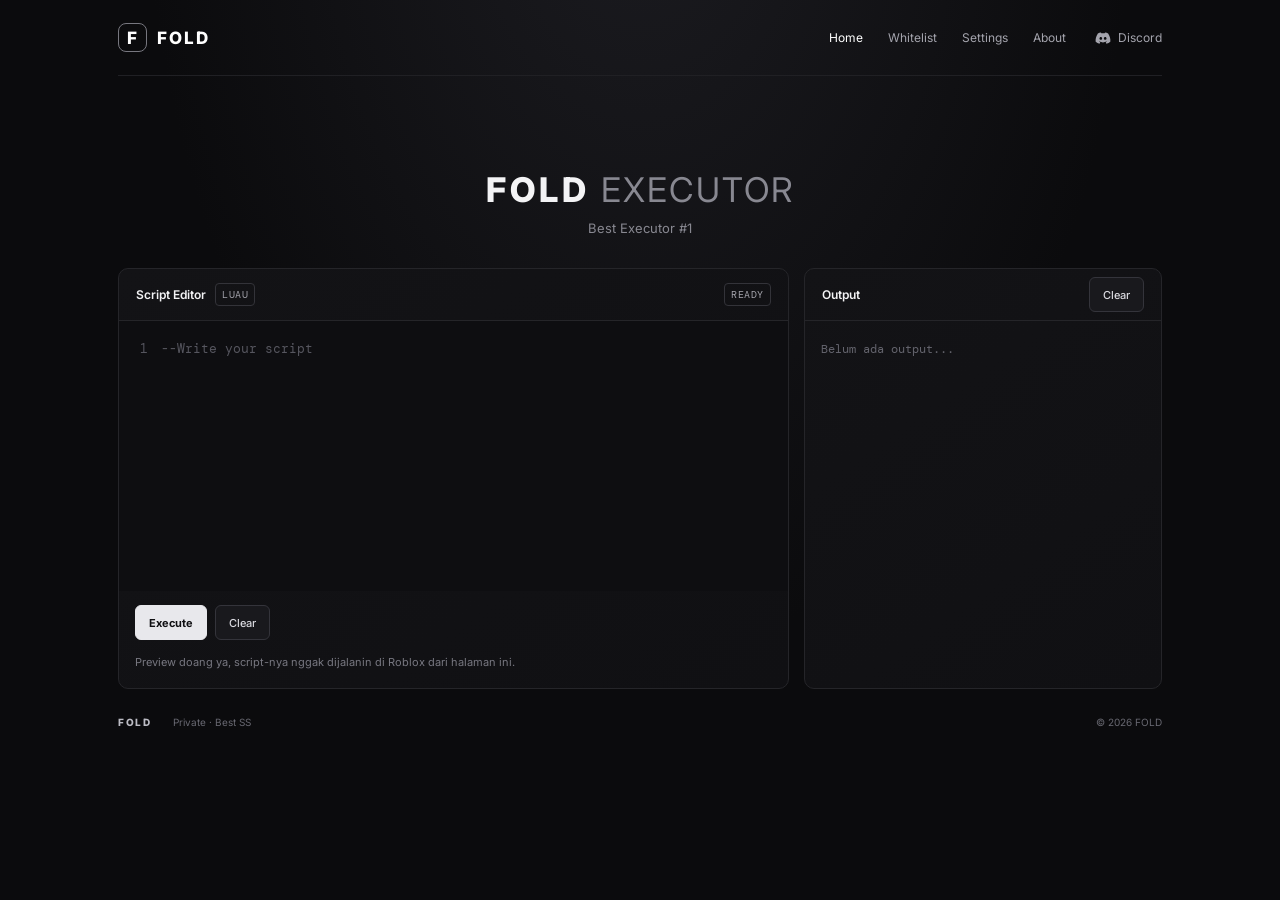
<file: index.html>
<!doctype html><html lang="en"><head><meta charset="utf-8"><meta name="viewport" content="width=device-width, initial-scale=1"><meta name="theme-color" content="#0b0b0d"><title>Home — FOLD</title><link rel="stylesheet" href="style.css"></head><body><div class="shell"><header class="topbar">
<a class="brand" href="index.html"><span class="brand-mark">F</span><span>FOLD</span></a>
<nav class="nav" id="nav"><a class="nav-link active" href="index.html">Home</a>
<a class="nav-link" href="whitelist.html">Whitelist</a>
<a class="nav-link" href="settings.html">Settings</a>
<a class="nav-link" href="about.html">About</a>
<a class="discord-link" href="https://discord.gg/UqNqpXgM4D" target="_blank" rel="noopener noreferrer"><svg viewBox="0 0 24 24" aria-hidden="true"><path d="M19.7 5.2A18.7 18.7 0 0 0 15.1 3.8l-.6 1.2a17.2 17.2 0 0 0-5 0l-.6-1.2a18.7 18.7 0 0 0-4.6 1.4C1.4 9.5.6 13.7 1 17.8a18.8 18.8 0 0 0 5.7 2.9l1.2-2a12.1 12.1 0 0 1-1.9-.9l.5-.4a13.4 13.4 0 0 0 11 0l.5.4a12.1 12.1 0 0 1-1.9.9l1.2 2a18.8 18.8 0 0 0 5.7-2.9c.5-4.8-.8-8.9-3.3-12.6ZM8.7 14.8c-1.1 0-2-1-2-2.2s.9-2.2 2-2.2 2 1 2 2.2-.9 2.2-2 2.2Zm6.6 0c-1.1 0-2-1-2-2.2s.9-2.2 2-2.2 2 1 2 2.2-.9 2.2-2 2.2Z"/></svg><span>Discord</span></a>
</nav><button class="mobile-menu" id="mobileMenu" aria-label="Buka menu">☰</button></header><main><section class="hero"><h1>FOLD <span>EXECUTOR</span></h1><p>Best Executor #1</p></section>
<section class="workspace"><div class="panel"><div class="panel-head"><div class="panel-title">Script Editor <span class="pill">LUAU</span></div><span class="pill">READY</span></div><div class="editor-wrap"><div class="line-numbers" id="lineNumbers">1</div><textarea id="editor" spellcheck="false" autocapitalize="off" autocomplete="off" placeholder="--Write your script"></textarea></div><div class="actions"><button class="btn btn-primary" id="executeBtn">Execute</button><button class="btn" id="clearBtn">Clear</button></div><p class="notice">Preview doang ya, script-nya nggak dijalanin di Roblox dari halaman ini.</p></div><aside class="panel"><div class="panel-head"><div class="panel-title">Output</div><button class="btn" id="clearOutput">Clear</button></div><div class="output-content" id="outputContent"><span class="output-muted">Belum ada output...</span></div></aside></section></main><footer><a class="footer-brand" href="index.html">FOLD</a><span>Private · Best SS</span><span>© 2026 FOLD</span></footer></div><script src="script.js"></script></body></html>
</file>
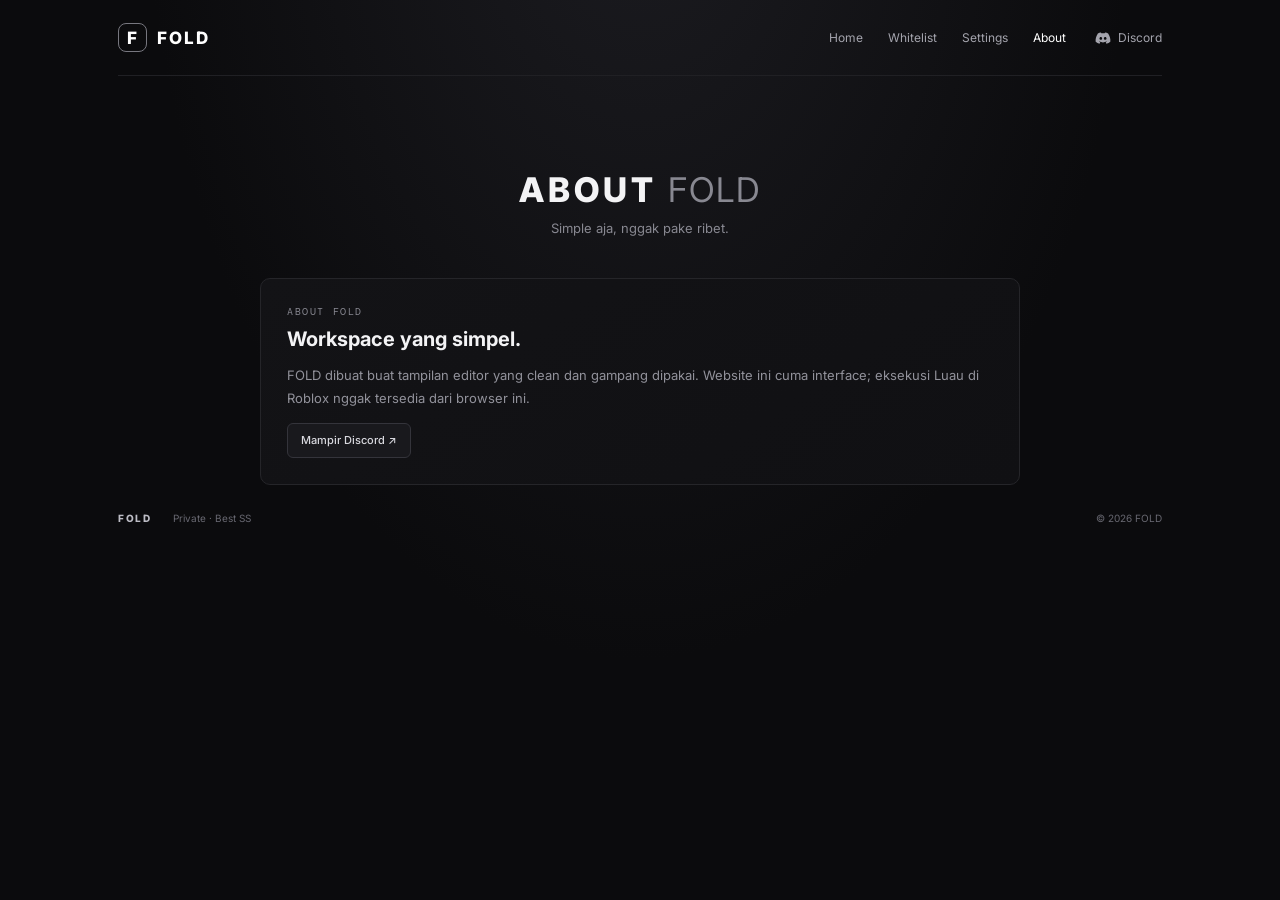
<file: about.html>
<!doctype html><html lang="en"><head><meta charset="utf-8"><meta name="viewport" content="width=device-width, initial-scale=1"><meta name="theme-color" content="#0b0b0d"><title>About — FOLD</title><link rel="stylesheet" href="style.css"></head><body><div class="shell"><header class="topbar">
<a class="brand" href="index.html"><span class="brand-mark">F</span><span>FOLD</span></a>
<nav class="nav" id="nav"><a class="nav-link" href="index.html">Home</a>
<a class="nav-link" href="whitelist.html">Whitelist</a>
<a class="nav-link" href="settings.html">Settings</a>
<a class="nav-link active" href="about.html">About</a>
<a class="discord-link" href="https://discord.gg/UqNqpXgM4D" target="_blank" rel="noopener noreferrer"><svg viewBox="0 0 24 24" aria-hidden="true"><path d="M19.7 5.2A18.7 18.7 0 0 0 15.1 3.8l-.6 1.2a17.2 17.2 0 0 0-5 0l-.6-1.2a18.7 18.7 0 0 0-4.6 1.4C1.4 9.5.6 13.7 1 17.8a18.8 18.8 0 0 0 5.7 2.9l1.2-2a12.1 12.1 0 0 1-1.9-.9l.5-.4a13.4 13.4 0 0 0 11 0l.5.4a12.1 12.1 0 0 1-1.9.9l1.2 2a18.8 18.8 0 0 0 5.7-2.9c.5-4.8-.8-8.9-3.3-12.6ZM8.7 14.8c-1.1 0-2-1-2-2.2s.9-2.2 2-2.2 2 1 2 2.2-.9 2.2-2 2.2Zm6.6 0c-1.1 0-2-1-2-2.2s.9-2.2 2-2.2 2 1 2 2.2-.9 2.2-2 2.2Z"/></svg><span>Discord</span></a>
</nav><button class="mobile-menu" id="mobileMenu" aria-label="Buka menu">☰</button></header><main><section class="hero"><h1>ABOUT <span>FOLD</span></h1><p>Simple aja, nggak pake ribet.</p></section><section class="panel content-card"><div class="eyebrow">ABOUT FOLD</div><h2>Workspace yang simpel.</h2><p>FOLD dibuat buat tampilan editor yang clean dan gampang dipakai. Website ini cuma interface; eksekusi Luau di Roblox nggak tersedia dari browser ini.</p><a class="btn" href="https://discord.gg/UqNqpXgM4D" target="_blank" rel="noopener noreferrer">Mampir Discord ↗</a></section></main><footer><a class="footer-brand" href="index.html">FOLD</a><span>Private · Best SS</span><span>© 2026 FOLD</span></footer></div><script src="script.js"></script></body></html>
</file>
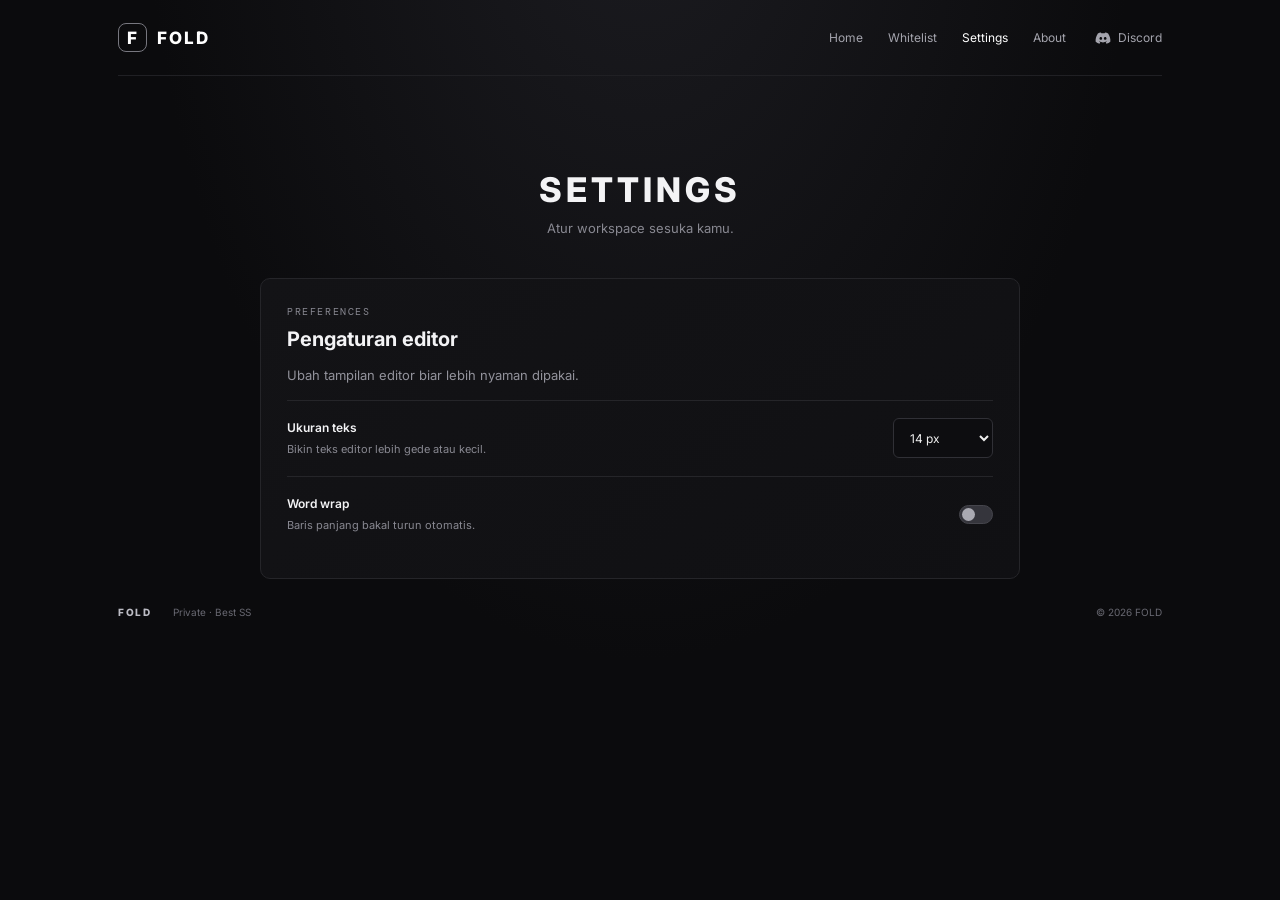
<file: settings.html>
<!doctype html><html lang="en"><head><meta charset="utf-8"><meta name="viewport" content="width=device-width, initial-scale=1"><meta name="theme-color" content="#0b0b0d"><title>Settings — FOLD</title><link rel="stylesheet" href="style.css"></head><body><div class="shell"><header class="topbar">
<a class="brand" href="index.html"><span class="brand-mark">F</span><span>FOLD</span></a>
<nav class="nav" id="nav"><a class="nav-link" href="index.html">Home</a>
<a class="nav-link" href="whitelist.html">Whitelist</a>
<a class="nav-link active" href="settings.html">Settings</a>
<a class="nav-link" href="about.html">About</a>
<a class="discord-link" href="https://discord.gg/UqNqpXgM4D" target="_blank" rel="noopener noreferrer"><svg viewBox="0 0 24 24" aria-hidden="true"><path d="M19.7 5.2A18.7 18.7 0 0 0 15.1 3.8l-.6 1.2a17.2 17.2 0 0 0-5 0l-.6-1.2a18.7 18.7 0 0 0-4.6 1.4C1.4 9.5.6 13.7 1 17.8a18.8 18.8 0 0 0 5.7 2.9l1.2-2a12.1 12.1 0 0 1-1.9-.9l.5-.4a13.4 13.4 0 0 0 11 0l.5.4a12.1 12.1 0 0 1-1.9.9l1.2 2a18.8 18.8 0 0 0 5.7-2.9c.5-4.8-.8-8.9-3.3-12.6ZM8.7 14.8c-1.1 0-2-1-2-2.2s.9-2.2 2-2.2 2 1 2 2.2-.9 2.2-2 2.2Zm6.6 0c-1.1 0-2-1-2-2.2s.9-2.2 2-2.2 2 1 2 2.2-.9 2.2-2 2.2Z"/></svg><span>Discord</span></a>
</nav><button class="mobile-menu" id="mobileMenu" aria-label="Buka menu">☰</button></header><main><section class="hero"><h1>SETTINGS</h1><p>Atur workspace sesuka kamu.</p></section><section class="panel content-card"><div class="eyebrow">PREFERENCES</div><h2>Pengaturan editor</h2><p>Ubah tampilan editor biar lebih nyaman dipakai.</p><div class="setting-row"><div><strong>Ukuran teks</strong><p>Bikin teks editor lebih gede atau kecil.</p></div><select class="select" id="fontSize" style="width:100px"><option value="13">13 px</option><option value="14" selected>14 px</option><option value="15">15 px</option><option value="16">16 px</option></select></div><div class="setting-row"><div><strong>Word wrap</strong><p>Baris panjang bakal turun otomatis.</p></div><button class="toggle" id="wrapToggle" aria-pressed="false"><span></span></button></div></section></main><footer><a class="footer-brand" href="index.html">FOLD</a><span>Private · Best SS</span><span>© 2026 FOLD</span></footer></div><script src="script.js"></script></body></html>
</file>
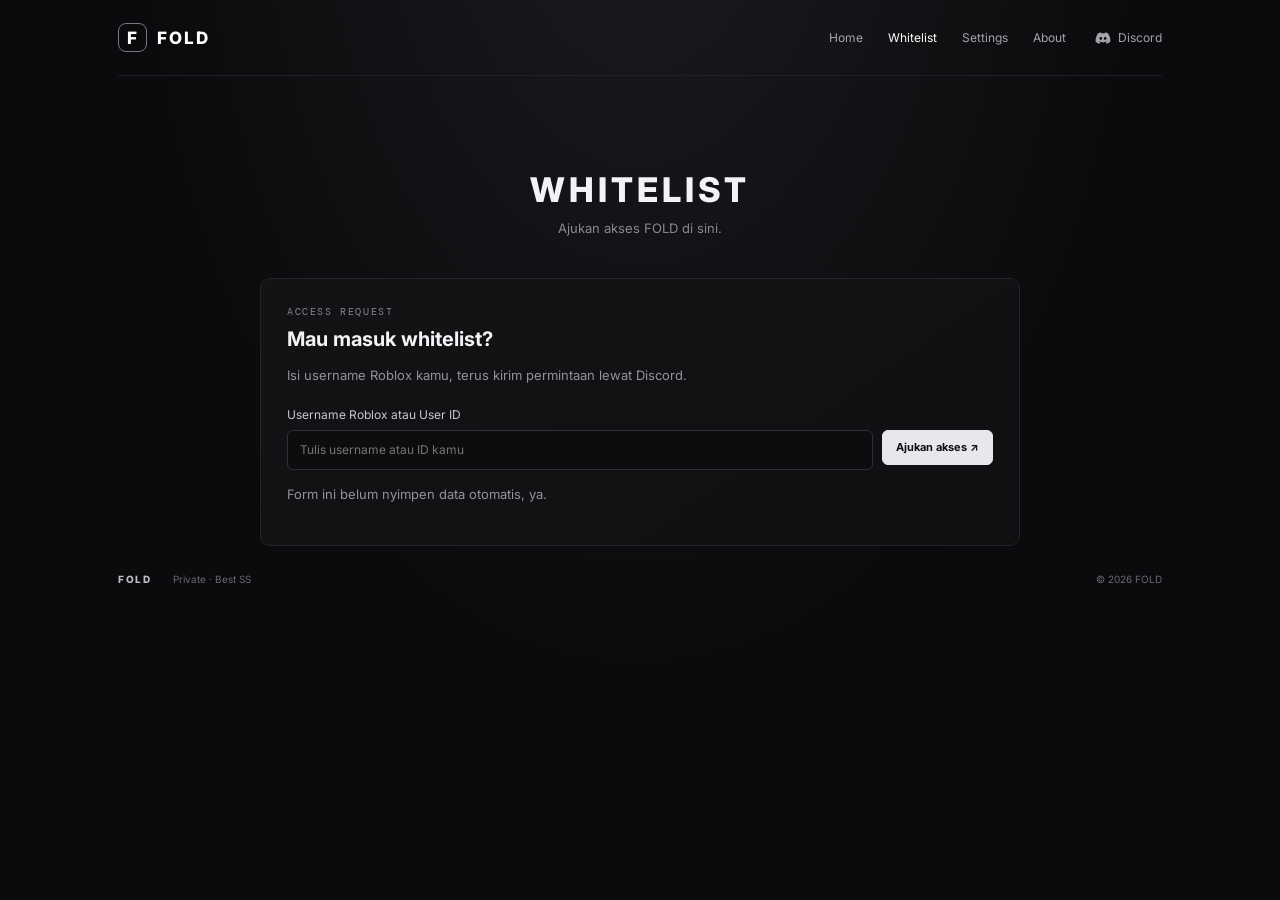
<file: whitelist.html>
<!doctype html><html lang="en"><head><meta charset="utf-8"><meta name="viewport" content="width=device-width, initial-scale=1"><meta name="theme-color" content="#0b0b0d"><title>Whitelist — FOLD</title><link rel="stylesheet" href="style.css"></head><body><div class="shell"><header class="topbar">
<a class="brand" href="index.html"><span class="brand-mark">F</span><span>FOLD</span></a>
<nav class="nav" id="nav"><a class="nav-link" href="index.html">Home</a>
<a class="nav-link active" href="whitelist.html">Whitelist</a>
<a class="nav-link" href="settings.html">Settings</a>
<a class="nav-link" href="about.html">About</a>
<a class="discord-link" href="https://discord.gg/UqNqpXgM4D" target="_blank" rel="noopener noreferrer"><svg viewBox="0 0 24 24" aria-hidden="true"><path d="M19.7 5.2A18.7 18.7 0 0 0 15.1 3.8l-.6 1.2a17.2 17.2 0 0 0-5 0l-.6-1.2a18.7 18.7 0 0 0-4.6 1.4C1.4 9.5.6 13.7 1 17.8a18.8 18.8 0 0 0 5.7 2.9l1.2-2a12.1 12.1 0 0 1-1.9-.9l.5-.4a13.4 13.4 0 0 0 11 0l.5.4a12.1 12.1 0 0 1-1.9.9l1.2 2a18.8 18.8 0 0 0 5.7-2.9c.5-4.8-.8-8.9-3.3-12.6ZM8.7 14.8c-1.1 0-2-1-2-2.2s.9-2.2 2-2.2 2 1 2 2.2-.9 2.2-2 2.2Zm6.6 0c-1.1 0-2-1-2-2.2s.9-2.2 2-2.2 2 1 2 2.2-.9 2.2-2 2.2Z"/></svg><span>Discord</span></a>
</nav><button class="mobile-menu" id="mobileMenu" aria-label="Buka menu">☰</button></header><main><section class="hero"><h1>WHITELIST</h1><p>Ajukan akses FOLD di sini.</p></section><section class="panel content-card"><div class="eyebrow">ACCESS REQUEST</div><h2>Mau masuk whitelist?</h2><p>Isi username Roblox kamu, terus kirim permintaan lewat Discord.</p><form id="whitelistForm"><label class="field-label" for="robloxUser">Username Roblox atau User ID</label><div class="form-row"><input class="input" id="robloxUser" maxlength="80" placeholder="Tulis username atau ID kamu" required><button class="btn btn-primary" type="submit">Ajukan akses ↗</button></div><p class="muted-copy" id="whitelistMessage">Form ini belum nyimpen data otomatis, ya.</p></form></section></main><footer><a class="footer-brand" href="index.html">FOLD</a><span>Private · Best SS</span><span>© 2026 FOLD</span></footer></div><script src="script.js"></script></body></html>
</file>
<file: style.css>
@import url('https://fonts.googleapis.com/css2?family=DM+Mono:wght@400;500&family=Inter:wght@400;500;600;700;800&display=swap');
:root{color-scheme:dark;--bg:#0b0b0d;--panel:#111114;--border:#252529;--muted:#85858e;--text:#f3f3f5;--soft:#c5c5cc}
*{box-sizing:border-box}html{scroll-behavior:smooth}body{margin:0;background:radial-gradient(ellipse at 50% -20%,#1c1c21 0,transparent 55%),var(--bg);color:var(--text);font-family:Inter,system-ui,sans-serif;font-size:14px;min-height:100vh}.shell{max-width:1100px;margin:auto;padding:0 28px}.topbar{height:76px;display:flex;align-items:center;justify-content:space-between;border-bottom:1px solid #202024}.brand{display:flex;align-items:center;gap:10px;text-decoration:none;color:#fff;font-size:17px;font-weight:800;letter-spacing:2px}.brand-mark{display:grid;place-items:center;width:29px;height:29px;border:1px solid #77777f;border-radius:8px;font-size:17px}.nav{display:flex;align-items:center;gap:25px}.nav-link,.discord-link{color:#a4a4ad;text-decoration:none;font-size:12px}.nav-link:hover,.nav-link.active,.discord-link:hover{color:#fff}.discord-link{display:flex;align-items:center;gap:7px;margin-left:4px}.discord-link svg{width:16px;height:16px;fill:currentColor}.mobile-menu{display:none;background:none;color:#fff;border:0;font-size:20px}.hero{text-align:center;padding:76px 0 32px}.eyebrow{font:10px 'DM Mono',monospace;letter-spacing:1.6px;color:#888891}.hero h1{font-size:34px;letter-spacing:4px;margin:17px 0 10px;font-weight:800}.hero h1 span{font-weight:400;color:#888891;letter-spacing:2px}.hero p{color:#888891;font-size:13px;margin:0}.panel{background:linear-gradient(145deg,#131316,#101013);border:1px solid var(--border);border-radius:10px;overflow:hidden}.panel-head{height:52px;padding:0 17px;display:flex;align-items:center;justify-content:space-between;border-bottom:1px solid #252529}.panel-title{display:flex;align-items:center;gap:9px;font-size:12px;font-weight:600}.pill{font:10px 'DM Mono',monospace;letter-spacing:.6px;color:#a5a5ad;border:1px solid #333339;border-radius:4px;padding:4px 6px}.workspace{display:grid;grid-template-columns:minmax(0,1.5fr) minmax(250px,.8fr);gap:15px}.editor-wrap{height:270px;display:flex;background:#0e0e11;padding:16px 0;font:13px 'DM Mono',monospace}.line-numbers{width:42px;flex-shrink:0;text-align:right;padding:0 13px;color:#55555e;line-height:1.8;white-space:pre;user-select:none}.editor-wrap textarea{flex:1;resize:none;border:0;outline:0;background:transparent;color:#d4d4dc;font:inherit;line-height:1.8;padding:0 16px 0 0;white-space:pre;overflow:auto;tab-size:2}.editor-wrap textarea::placeholder{color:#56565f}.actions{display:flex;gap:8px;padding:14px 16px}.btn{height:35px;padding:0 13px;display:inline-flex;align-items:center;justify-content:center;gap:8px;background:#19191d;color:#d9d9df;border:1px solid #34343b;border-radius:6px;font:500 11px Inter,sans-serif;cursor:pointer;text-decoration:none}.btn:hover{background:#232328}.btn-primary{background:#e8e8ec;color:#101013;border-color:#e8e8ec;font-weight:700}.output-content{min-height:325px;padding:18px 16px;font:12px/1.8 'DM Mono',monospace;color:#bdbdc6;white-space:pre-wrap;overflow-wrap:anywhere}.output-muted{color:#64646d}.content-card{max-width:760px;margin:10px auto 0;padding:26px}.content-card h2{font-size:20px;margin:9px 0 10px}.content-card p,.muted-copy{color:#92929b;font-size:13px;line-height:1.75}.field-label{display:block;color:#c6c6ce;font-size:12px;margin:20px 0 8px}.input,.select{width:100%;height:40px;background:#0d0d10;border:1px solid #303036;border-radius:6px;padding:0 12px;color:#eee;font:12px Inter,sans-serif;outline:none}.input:focus,.select:focus{border-color:#686871}.form-row{display:flex;gap:9px}.form-row .input{flex:1;min-width:0}.setting-row{display:flex;align-items:center;justify-content:space-between;gap:20px;padding:17px 0;border-top:1px solid #252529}.setting-row:first-of-type{margin-top:20px}.setting-row strong{font-size:12px;font-weight:600}.setting-row p{font-size:11px;color:#888891;margin:5px 0 0}.toggle{width:34px;height:19px;border-radius:12px;background:#35353c;border:1px solid #45454c;padding:2px;cursor:pointer;flex-shrink:0}.toggle span{display:block;width:13px;height:13px;border-radius:50%;background:#aaaab2;transition:transform .2s}.toggle[aria-pressed=true]{background:#e8e8ec}.toggle[aria-pressed=true] span{background:#141418;transform:translateX(13px)}.notice{font-size:11px;color:#777780;line-height:1.6;margin:0 16px 16px}footer{display:flex;align-items:center;gap:22px;padding:27px 0 30px;color:#686871;font-size:10px}.footer-brand{color:#bcbcc4;text-decoration:none;font-weight:800;letter-spacing:1.5px}footer span:last-child{margin-left:auto}body.wrap-on .editor-wrap textarea{white-space:pre-wrap;overflow-wrap:anywhere}
@media(max-width:700px){.shell{padding:0 16px}.topbar{height:68px}.nav{display:none;position:absolute;top:68px;left:16px;right:16px;padding:16px;background:#141418;border:1px solid #2b2b31;border-radius:8px;z-index:5;flex-wrap:wrap;gap:18px}.nav.open{display:flex}.mobile-menu{display:block}.hero{padding:54px 0 28px}.hero h1{font-size:27px}.workspace{grid-template-columns:1fr}.output-content{min-height:170px}.content-card{padding:20px 16px}.form-row{flex-direction:column}.form-row .btn{align-self:flex-start}footer{gap:13px;font-size:9px}}
</file>
